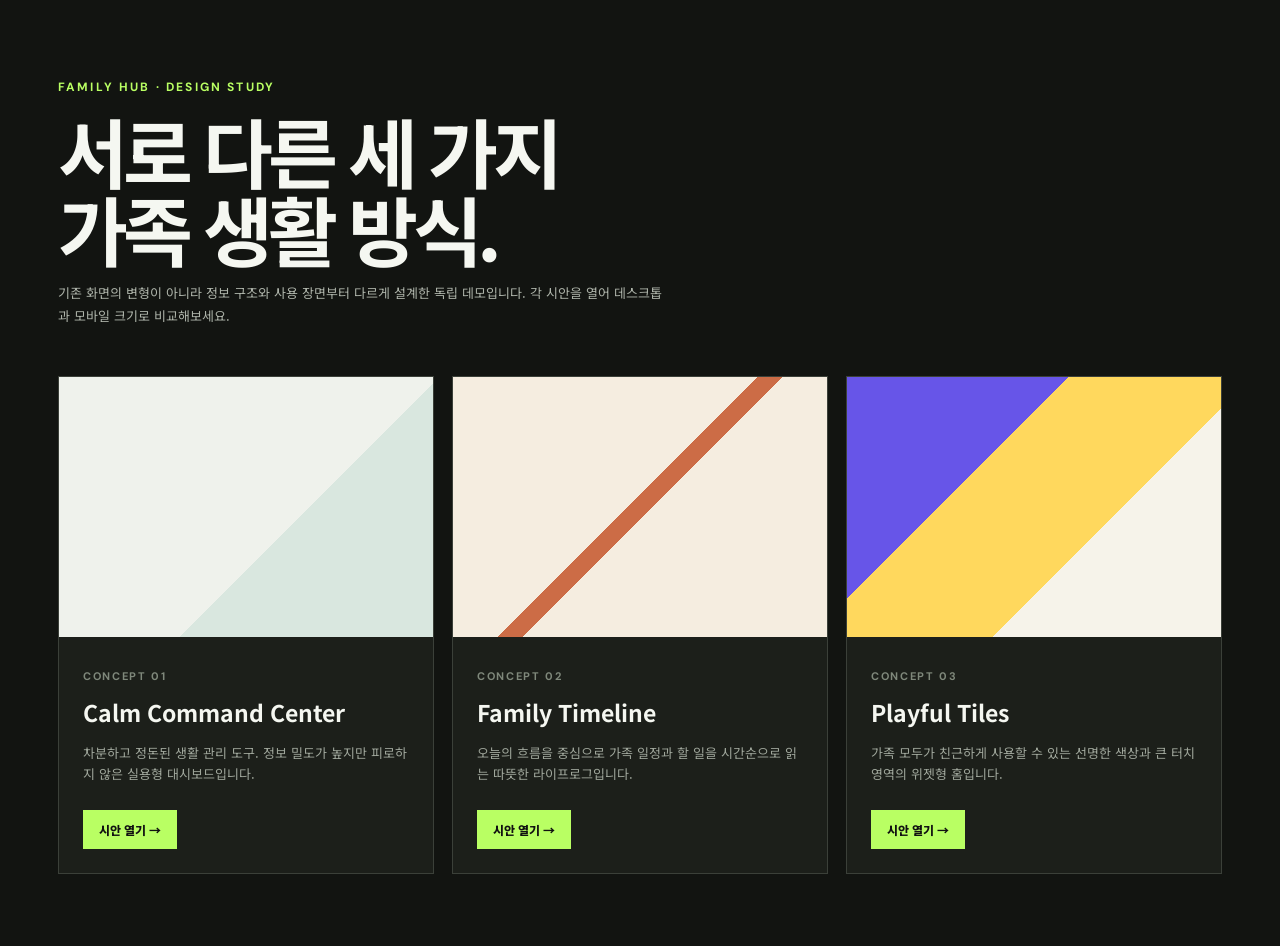
<file: concepts/index.html>
<!doctype html>
<html lang="ko">
<head>
  <meta charset="utf-8">
  <meta name="viewport" content="width=device-width, initial-scale=1">
  <title>Family Hub 디자인 시안</title>
  <link rel="preconnect" href="https://fonts.googleapis.com">
  <link rel="preconnect" href="https://fonts.gstatic.com" crossorigin>
  <link href="https://fonts.googleapis.com/css2?family=DM+Sans:wght@500;600;700&family=Gowun+Batang:wght@700&family=Noto+Sans+KR:wght@400;500;600;700;800&display=swap" rel="stylesheet">
  <style>
    *{box-sizing:border-box} body{margin:0;background:#121411;color:#f5f7f1;font-family:"Noto Sans KR",sans-serif}
    main{max-width:1220px;margin:auto;padding:72px 28px}.eyebrow{color:#b9ff63;font:700 12px "DM Sans";letter-spacing:.18em}
    h1{max-width:800px;margin:16px 0 14px;font-size:clamp(38px,7vw,76px);line-height:1.02;letter-spacing:-.07em}
    .lead{max-width:610px;margin:0 0 48px;color:#aeb4aa;line-height:1.8}.grid{display:grid;grid-template-columns:repeat(3,1fr);gap:18px}
    article{overflow:hidden;border:1px solid #3b4039;background:#1c1f1a}.preview{height:260px;background-size:cover;background-position:center}
    .a{background:linear-gradient(135deg,#eff2ec 0 60%,#d9e7df 60%)}.b{background:linear-gradient(135deg,#f5ede0 0 48%,#cc6c46 48% 52%,#f5ede0 52%)}
    .c{background:linear-gradient(135deg,#6755e8 0 35%,#ffd85d 35% 64%,#f6f3ea 64%)}
    .body{padding:24px}.number{color:#7f887b;font:700 11px "DM Sans";letter-spacing:.15em} h2{margin:10px 0 8px;font-size:23px}
    p{color:#9fa69b;font-size:13px;line-height:1.65}.button{display:inline-flex;margin-top:12px;padding:11px 16px;color:#111;background:#b9ff63;text-decoration:none;font-size:12px;font-weight:800}
    @media(max-width:800px){main{padding:44px 18px}.grid{grid-template-columns:1fr}.preview{height:190px}}
  </style>
</head>
<body>
  <main>
    <span class="eyebrow">FAMILY HUB · DESIGN STUDY</span>
    <h1>서로 다른 세 가지<br>가족 생활 방식.</h1>
    <p class="lead">기존 화면의 변형이 아니라 정보 구조와 사용 장면부터 다르게 설계한 독립 데모입니다. 각 시안을 열어 데스크톱과 모바일 크기로 비교해보세요.</p>
    <div class="grid">
      <article><div class="preview a"></div><div class="body"><span class="number">CONCEPT 01</span><h2>Calm Command Center</h2><p>차분하고 정돈된 생활 관리 도구. 정보 밀도가 높지만 피로하지 않은 실용형 대시보드입니다.</p><a class="button" href="calm.html">시안 열기 →</a></div></article>
      <article><div class="preview b"></div><div class="body"><span class="number">CONCEPT 02</span><h2>Family Timeline</h2><p>오늘의 흐름을 중심으로 가족 일정과 할 일을 시간순으로 읽는 따뜻한 라이프로그입니다.</p><a class="button" href="timeline.html">시안 열기 →</a></div></article>
      <article><div class="preview c"></div><div class="body"><span class="number">CONCEPT 03</span><h2>Playful Tiles</h2><p>가족 모두가 친근하게 사용할 수 있는 선명한 색상과 큰 터치 영역의 위젯형 홈입니다.</p><a class="button" href="playful.html">시안 열기 →</a></div></article>
    </div>
  </main>
</body>
</html>
</file>
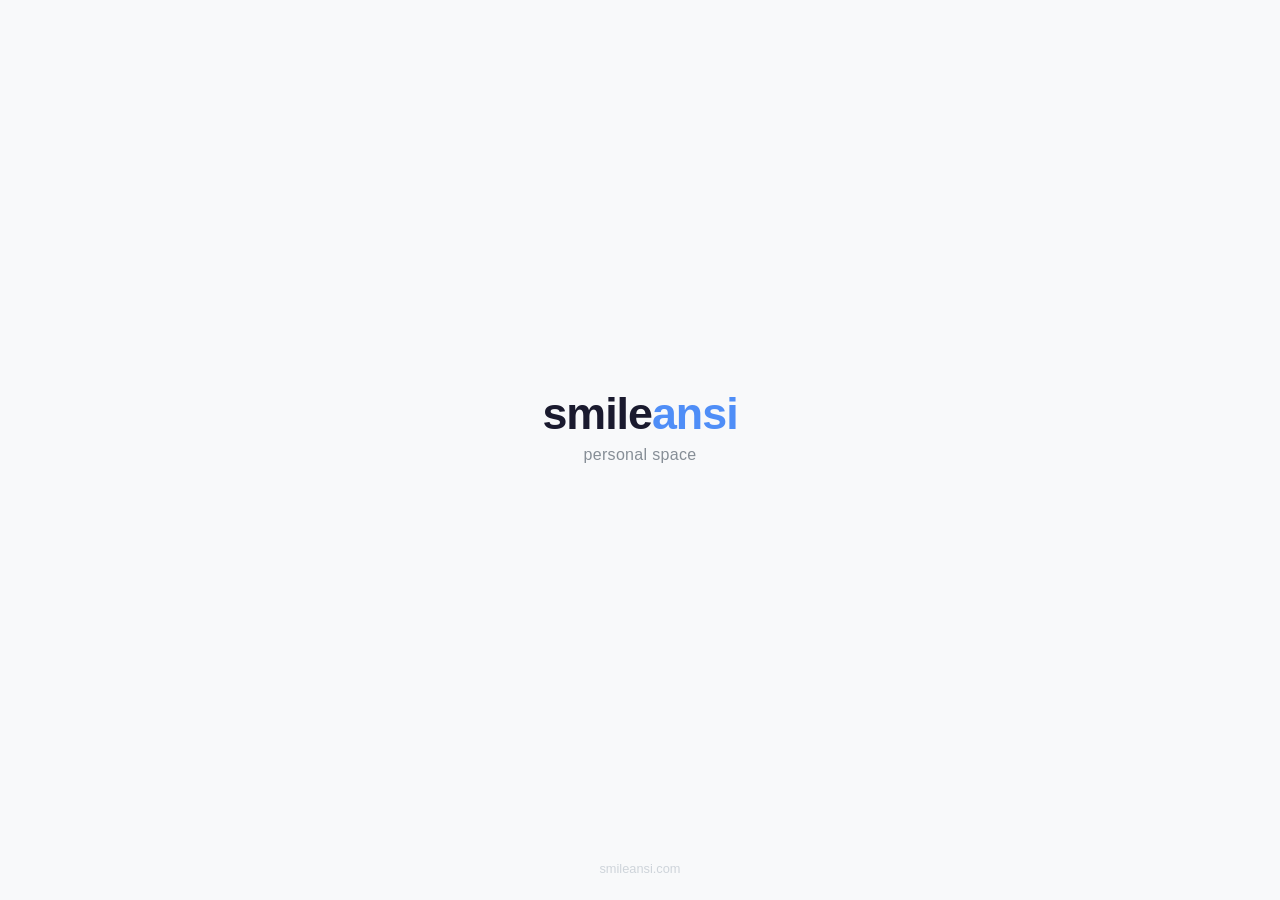
<file: landing/index.html>
<!DOCTYPE html>
<html lang="ko">
<head>
    <meta charset="UTF-8">
    <meta name="viewport" content="width=device-width, initial-scale=1.0">
    <title>smileansi.com</title>
    <style>
        * {
            margin: 0;
            padding: 0;
            box-sizing: border-box;
        }

        body {
            font-family: -apple-system, BlinkMacSystemFont, 'Segoe UI', sans-serif;
            background: #f8f9fa;
            color: #212529;
            min-height: 100vh;
            display: flex;
            flex-direction: column;
            align-items: center;
            justify-content: center;
        }

        .container {
            text-align: center;
            padding: 2rem;
        }

        .logo {
            font-size: 2.8rem;
            font-weight: 700;
            letter-spacing: -1px;
            color: #1a1a2e;
            margin-bottom: 0.4rem;
        }

        .logo span {
            color: #4f8ef7;
        }

        .tagline {
            font-size: 1rem;
            color: #868e96;
            margin-bottom: 3rem;
            letter-spacing: 0.02em;
        }

        .links {
            display: flex;
            flex-direction: column;
            gap: 0.8rem;
            align-items: center;
        }

        .btn {
            display: inline-flex;
            align-items: center;
            gap: 0.5rem;
            padding: 0.75rem 2rem;
            border-radius: 10px;
            text-decoration: none;
            font-size: 0.95rem;
            font-weight: 500;
            transition: transform 0.15s ease, box-shadow 0.15s ease;
            min-width: 200px;
            justify-content: center;
        }

        .btn:hover {
            transform: translateY(-2px);
            box-shadow: 0 6px 20px rgba(0,0,0,0.12);
        }

        .btn-primary {
            background: #4f8ef7;
            color: #fff;
        }

        .btn-secondary {
            background: #fff;
            color: #495057;
            border: 1.5px solid #dee2e6;
        }

        .icon {
            font-size: 1.1rem;
        }

        footer {
            position: fixed;
            bottom: 1.5rem;
            font-size: 0.8rem;
            color: #ced4da;
        }
    </style>
</head>
<body>
    <div class="container">
        <div class="logo">smile<span>ansi</span></div>
        <p class="tagline">personal space</p>

    </div>

    <footer>smileansi.com</footer>
</body>
</html>
</file>
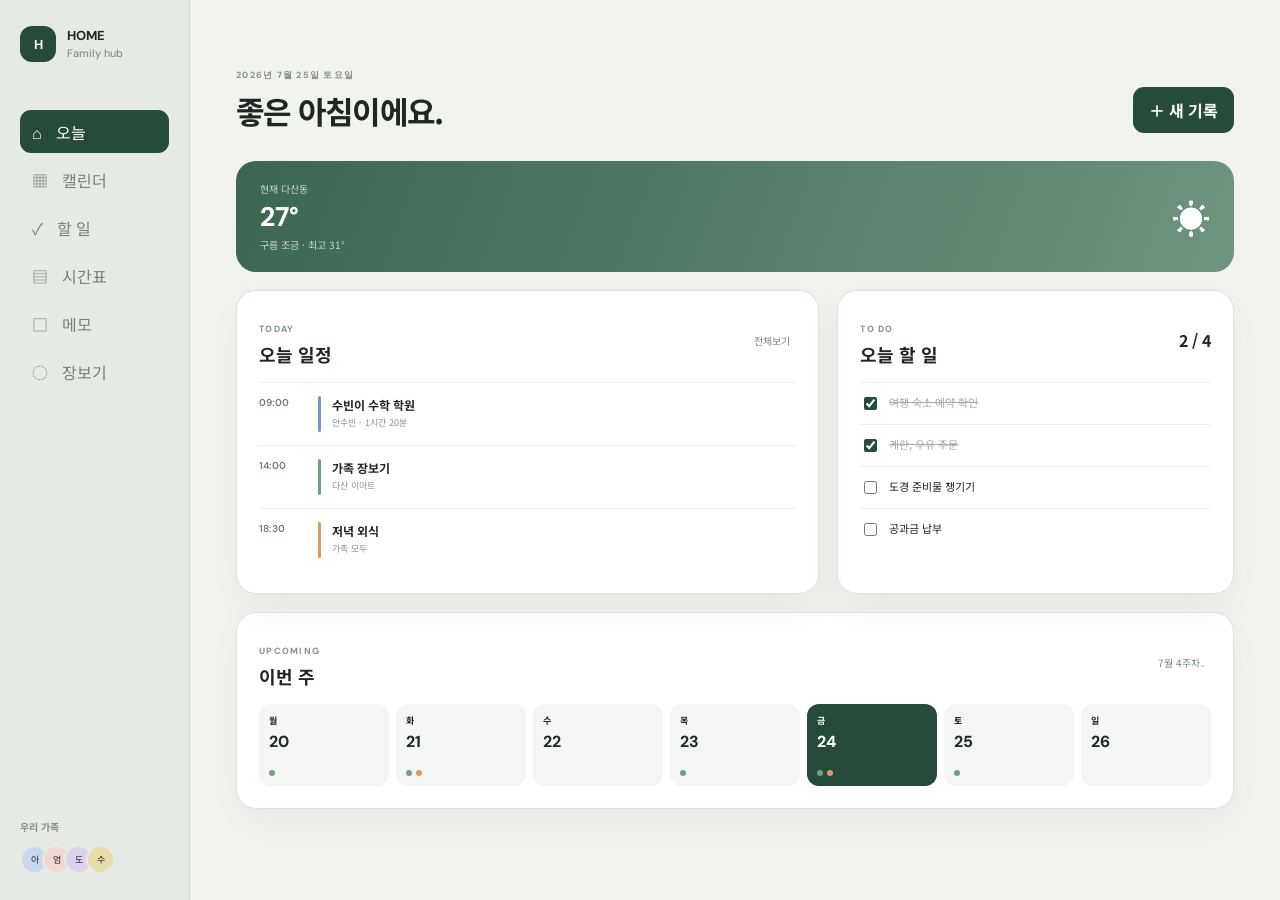
<file: concepts/calm.html>
<!doctype html>
<html lang="ko">
<head>
  <meta charset="utf-8"><meta name="viewport" content="width=device-width, initial-scale=1">
  <title>시안 01 · Calm Command Center</title>
  <link rel="stylesheet" href="styles.css">
</head>
<body class="calm">
  <div class="app">
    <aside>
      <a class="brand" href="index.html"><b>H</b><span>HOME<br><small>Family hub</small></span></a>
      <nav>
        <button class="active">⌂ <span>오늘</span></button><button>▦ <span>캘린더</span></button>
        <button>✓ <span>할 일</span></button><button>▤ <span>시간표</span></button>
        <button>□ <span>메모</span></button><button>◌ <span>장보기</span></button>
      </nav>
      <div class="family"><span>우리 가족</span><div><i class="av a1">아</i><i class="av a2">엄</i><i class="av a3">도</i><i class="av a4">수</i></div></div>
    </aside>
    <main>
      <header><div><small>2026년 7월 25일 토요일</small><h1>좋은 아침이에요.</h1></div><button class="add">＋ 새 기록</button></header>
      <section class="weather-strip"><div><span>현재 다산동</span><b>27°</b><small>구름 조금 · 최고 31°</small></div><div class="sun">☀</div></section>
      <div class="columns">
        <section class="panel agenda"><div class="panel-head"><div><small>TODAY</small><h2>오늘 일정</h2></div><button>전체보기</button></div>
          <div class="event"><time>09:00</time><i class="line blue"></i><div><b>수빈이 수학 학원</b><span>안수빈 · 1시간 20분</span></div></div>
          <div class="event"><time>14:00</time><i class="line green"></i><div><b>가족 장보기</b><span>다산 이마트</span></div></div>
          <div class="event"><time>18:30</time><i class="line orange"></i><div><b>저녁 외식</b><span>가족 모두</span></div></div>
        </section>
        <section class="panel tasks"><div class="panel-head"><div><small>TO DO</small><h2>오늘 할 일</h2></div><b>2 / 4</b></div>
          <label><input type="checkbox" checked><span>여행 숙소 예약 확인</span></label>
          <label><input type="checkbox" checked><span>계란, 우유 주문</span></label>
          <label><input type="checkbox"><span>도경 준비물 챙기기</span></label>
          <label><input type="checkbox"><span>공과금 납부</span></label>
        </section>
      </div>
      <section class="week"><div class="panel-head"><div><small>UPCOMING</small><h2>이번 주</h2></div><button>7월 4주차⌄</button></div>
        <div class="week-grid"><div><b>월</b><span>20</span><em></em></div><div><b>화</b><span>21</span><em class="two"></em></div><div><b>수</b><span>22</span></div><div><b>목</b><span>23</span><em></em></div><div class="today"><b>금</b><span>24</span><em class="two"></em></div><div><b>토</b><span>25</span><em></em></div><div><b>일</b><span>26</span></div></div>
      </section>
    </main>
  </div>
</body>
</html>
</file>
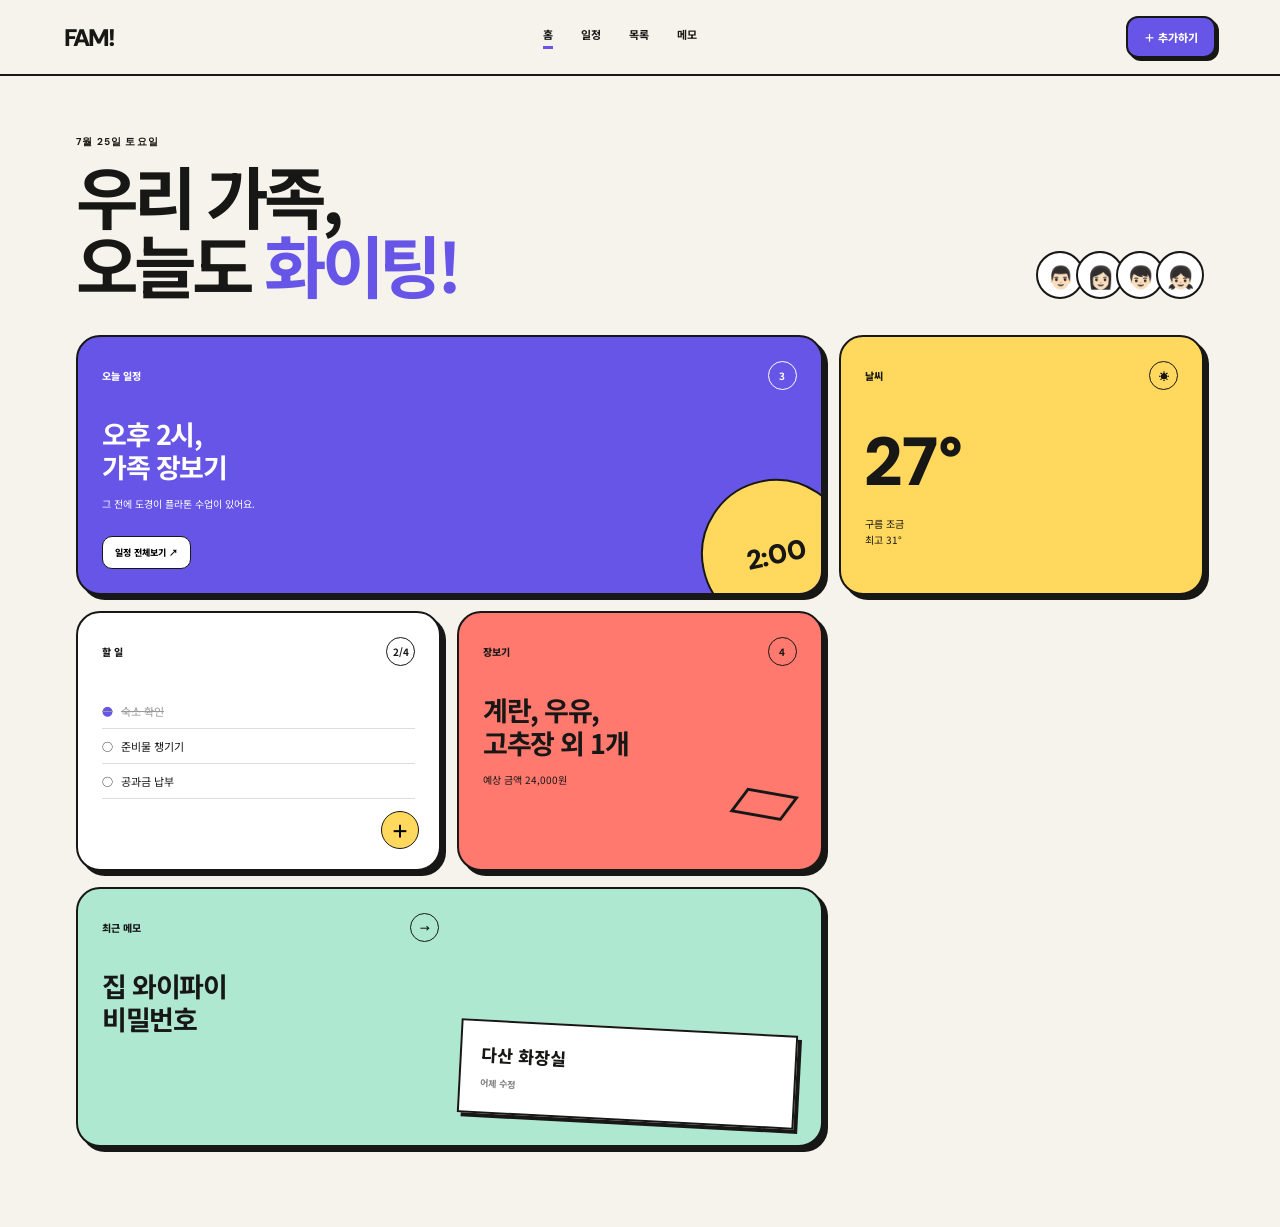
<file: concepts/playful.html>
<!doctype html>
<html lang="ko">
<head>
  <meta charset="utf-8"><meta name="viewport" content="width=device-width, initial-scale=1">
  <title>시안 03 · Playful Tiles</title>
  <link rel="stylesheet" href="styles.css">
</head>
<body class="playful">
  <header class="pf-head"><a href="index.html"><b>FAM!</b></a><nav><span class="active">홈</span><span>일정</span><span>목록</span><span>메모</span></nav><button>＋ 추가하기</button></header>
  <main>
    <section class="pf-title"><div><small>7월 25일 토요일</small><h1>우리 가족,<br>오늘도 <i>화이팅!</i></h1></div><div class="faces"><span>👨🏻</span><span>👩🏻</span><span>👦🏻</span><span>👧🏻</span></div></section>
    <section class="tiles">
      <article class="tile cobalt wide"><div class="tile-top"><span>오늘 일정</span><b>3</b></div><h2>오후 2시,<br>가족 장보기</h2><p>그 전에 도경이 플라톤 수업이 있어요.</p><button>일정 전체보기 ↗</button><div class="orbit">2:00</div></article>
      <article class="tile yellow"><div class="tile-top"><span>날씨</span><b>☀</b></div><strong class="big">27°</strong><p>구름 조금<br>최고 31°</p></article>
      <article class="tile white"><div class="tile-top"><span>할 일</span><b>2/4</b></div><ul><li class="done">숙소 확인</li><li>준비물 챙기기</li><li>공과금 납부</li></ul><button class="round">＋</button></article>
      <article class="tile coral"><div class="tile-top"><span>장보기</span><b>4</b></div><h2>계란, 우유,<br>고추장 외 1개</h2><p>예상 금액 24,000원</p><div class="bag">▱</div></article>
      <article class="tile mint wide memo"><div><div class="tile-top"><span>최근 메모</span><b>→</b></div><h2>집 와이파이<br>비밀번호</h2></div><div class="note">다산 화장실<br><small>어제 수정</small></div></article>
    </section>
  </main>
  <nav class="pf-mobile"><span>⌂<small>홈</small></span><span>▦<small>일정</small></span><span class="plus">＋</span><span>✓<small>할 일</small></span><span>□<small>메모</small></span></nav>
</body>
</html>
</file>
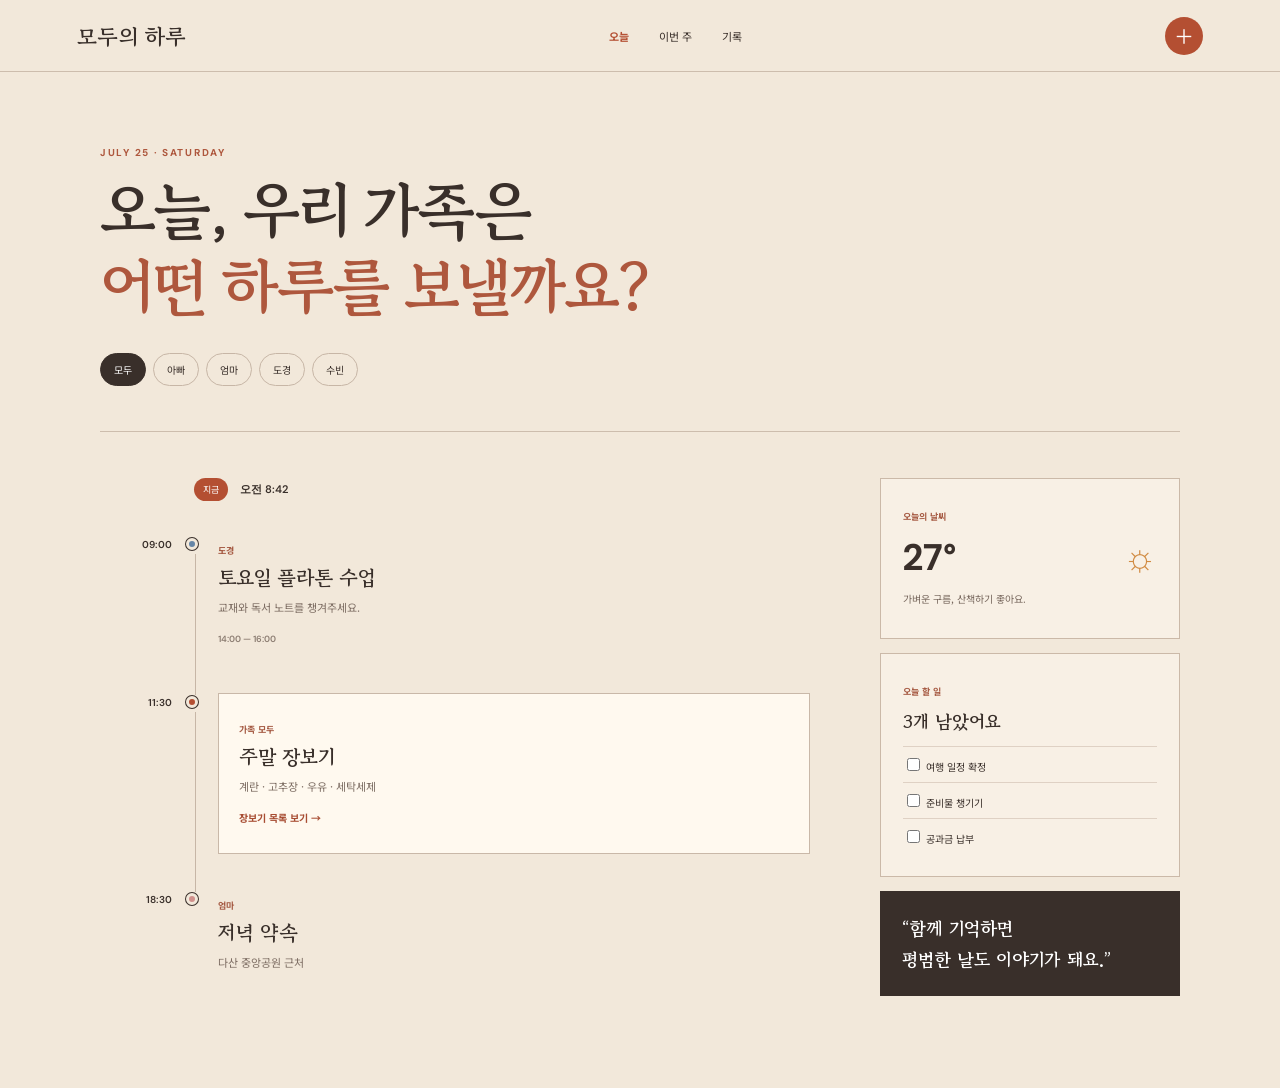
<file: concepts/timeline.html>
<!doctype html>
<html lang="ko">
<head>
  <meta charset="utf-8"><meta name="viewport" content="width=device-width, initial-scale=1">
  <title>시안 02 · Family Timeline</title>
  <link rel="stylesheet" href="styles.css">
</head>
<body class="timeline">
  <header class="tl-head"><a href="index.html">모두의 하루</a><nav><b>오늘</b><span>이번 주</span><span>기록</span></nav><button>＋</button></header>
  <main>
    <section class="tl-hero"><p>JULY 25 · SATURDAY</p><h1>오늘, 우리 가족은<br><i>어떤 하루를 보낼까요?</i></h1><div class="members"><span class="on">모두</span><span>아빠</span><span>엄마</span><span>도경</span><span>수빈</span></div></section>
    <div class="tl-layout">
      <section class="dayline">
        <div class="now"><span>지금</span><b>오전 8:42</b></div>
        <article><time>09:00</time><div class="dot dad"></div><div class="entry"><small>도경</small><h2>토요일 플라톤 수업</h2><p>교재와 독서 노트를 챙겨주세요.</p><span>14:00 — 16:00</span></div></article>
        <article><time>11:30</time><div class="dot all"></div><div class="entry featured"><small>가족 모두</small><h2>주말 장보기</h2><p>계란 · 고추장 · 우유 · 세탁세제</p><button>장보기 목록 보기 →</button></div></article>
        <article><time>18:30</time><div class="dot mom"></div><div class="entry"><small>엄마</small><h2>저녁 약속</h2><p>다산 중앙공원 근처</p></div></article>
      </section>
      <aside class="tl-side">
        <section><small>오늘의 날씨</small><div class="temp">27° <i>☼</i></div><p>가벼운 구름, 산책하기 좋아요.</p></section>
        <section><small>오늘 할 일</small><h3>3개 남았어요</h3><label><input type="checkbox"> 여행 일정 확정</label><label><input type="checkbox"> 준비물 챙기기</label><label><input type="checkbox"> 공과금 납부</label></section>
        <blockquote>“함께 기억하면<br>평범한 날도 이야기가 돼요.”</blockquote>
      </aside>
    </div>
  </main>
</body>
</html>
</file>
<file: concepts/styles.css>
@import url('https://fonts.googleapis.com/css2?family=DM+Sans:wght@500;600;700&family=Gowun+Batang:wght@700&family=Noto+Sans+KR:wght@400;500;600;700;800;900&display=swap');
*{box-sizing:border-box}html,body{margin:0;min-height:100%;font-family:"Noto Sans KR",sans-serif}button{font:inherit;cursor:pointer}

/* Concept 01 — calm command center */
.calm{background:#f1f3ef;color:#1e2722}.calm .app{display:grid;grid-template-columns:190px 1fr;min-height:100vh}
.calm aside{position:sticky;top:0;height:100vh;padding:26px 20px;display:flex;flex-direction:column;background:#e5eae4;border-right:1px solid #d3dad3}
.calm .brand{display:flex;align-items:center;gap:11px;color:#1e2722;text-decoration:none;font:700 13px "DM Sans"}.calm .brand b{width:36px;height:36px;display:grid;place-items:center;color:#fff;border-radius:12px;background:#274b3b}.calm .brand small{color:#849088;font-weight:500}
.calm nav{display:grid;gap:5px;margin-top:48px}.calm nav button{height:43px;padding:0 12px;text-align:left;color:#76827a;border:0;border-radius:11px;background:transparent}.calm nav button span{margin-left:10px}.calm nav button.active{color:#fff;background:#274b3b}
.calm .family{margin-top:auto}.calm .family>span{display:block;margin-bottom:10px;color:#849088;font-size:10px;font-weight:700}.av{width:29px;height:29px;display:inline-grid;place-items:center;margin-right:-7px;border:2px solid #e5eae4;border-radius:50%;font-size:9px;font-style:normal}.a1{background:#c8d9ed}.a2{background:#f2d6cf}.a3{background:#ddd1ed}.a4{background:#e7dda9}
.calm main{max-width:1250px;width:100%;margin:auto;padding:38px 46px 70px}.calm header{display:flex;justify-content:space-between;align-items:end;margin-bottom:28px}.calm header small,.panel-head small{color:#859188;font:700 9px "DM Sans";letter-spacing:.14em}.calm h1{margin:5px 0 0;font-size:31px;letter-spacing:-.055em}.add{padding:11px 16px;color:#fff;border:0;border-radius:11px;background:#274b3b;font-weight:700}
.weather-strip{display:flex;justify-content:space-between;align-items:center;margin-bottom:18px;padding:20px 24px;color:#fff;border-radius:20px;background:linear-gradient(110deg,#3a6652,#6f947f)}.weather-strip span,.weather-strip small{display:block;font-size:10px;opacity:.72}.weather-strip b{display:block;margin:3px 0;font:700 27px "DM Sans"}.sun{font-size:38px}
.columns{display:grid;grid-template-columns:1.25fr .85fr;gap:18px}.panel,.week{padding:22px;border:1px solid #dce2db;border-radius:20px;background:#fff;box-shadow:0 12px 35px rgba(46,67,55,.06)}.panel-head{display:flex;justify-content:space-between;align-items:center;margin-bottom:15px}.panel-head h2{margin:4px 0 0;font-size:18px}.panel-head button{color:#7b887f;border:0;background:none;font-size:10px}.event{display:grid;grid-template-columns:48px 3px 1fr;gap:11px;align-items:start;padding:13px 0;border-top:1px solid #edf0ec}.event time{font:600 10px "DM Sans";color:#6e7b73}.line{width:3px;height:36px;border-radius:2px}.blue{background:#7797c8}.green{background:#6fa37e}.orange{background:#dc9a65}.event b,.event span{display:block}.event b{font-size:12px}.event span{margin-top:3px;color:#8a958e;font-size:9px}
.tasks label{display:flex;gap:9px;padding:11px 0;border-top:1px solid #edf0ec;font-size:11px}.tasks input{accent-color:#274b3b}.tasks input:checked+span{text-decoration:line-through;color:#a4ada7}.week{margin-top:18px}.week-grid{display:grid;grid-template-columns:repeat(7,1fr);gap:7px}.week-grid div{min-height:82px;padding:10px;border-radius:12px;background:#f4f6f3}.week-grid b,.week-grid span{display:block;font-size:9px}.week-grid span{margin-top:4px;font:700 16px "DM Sans"}.week-grid em{width:6px;height:6px;display:block;margin-top:18px;border-radius:50%;background:#6fa37e}.week-grid em.two{box-shadow:10px 0 #dc9a65}.week-grid .today{color:#fff;background:#274b3b}

/* Concept 02 — family timeline */
.timeline{color:#392f2a;background:#f2e8da}.tl-head{height:72px;padding:0 6vw;display:flex;align-items:center;border-bottom:1px solid #cdbdad}.tl-head a{color:#392f2a;text-decoration:none;font:700 22px "Gowun Batang"}.tl-head nav{display:flex;gap:30px;margin:auto;font-size:11px}.tl-head nav b{color:#b44f32}.tl-head button{width:38px;height:38px;color:#fff;border:0;border-radius:50%;background:#b44f32;font-size:20px}.timeline main{max-width:1140px;margin:auto;padding:64px 30px}.tl-hero{padding-bottom:45px;border-bottom:1px solid #cdbdad}.tl-hero>p{color:#ae573d;font:700 10px "DM Sans";letter-spacing:.17em}.tl-hero h1{margin:13px 0 30px;font:700 clamp(35px,5vw,62px)/1.22 "Gowun Batang";letter-spacing:-.05em}.tl-hero h1 i{color:#ae573d;font-style:normal}.members{display:flex;gap:7px}.members span{padding:8px 13px;border:1px solid #c7b6a6;border-radius:999px;font-size:10px}.members .on{color:#fff;border-color:#392f2a;background:#392f2a}
.tl-layout{display:grid;grid-template-columns:1fr 300px;gap:70px;padding-top:46px}.now{display:flex;align-items:center;gap:12px;margin:0 0 34px 94px}.now span{padding:5px 9px;color:#fff;border-radius:20px;background:#b44f32;font-size:9px}.now b{font:600 11px "DM Sans"}.dayline article{position:relative;display:grid;grid-template-columns:72px 18px 1fr;gap:14px;padding-bottom:36px}.dayline article:after{content:"";position:absolute;left:95px;top:19px;bottom:-2px;width:1px;background:#c7b6a6}.dayline article:last-child:after{display:none}.dayline time{padding-top:3px;text-align:right;font:600 10px "DM Sans"}.dot{z-index:1;width:12px;height:12px;margin-top:3px;border:3px solid #f2e8da;border-radius:50%;box-shadow:0 0 0 1px #392f2a}.dad{background:#6585a6}.all{background:#b44f32}.mom{background:#d1918c}.entry{padding-bottom:10px}.entry small{color:#a55a43;font-size:9px;font-weight:700}.entry h2{margin:4px 0 7px;font:700 20px "Gowun Batang"}.entry p{margin:0 0 8px;color:#7d6d63;font-size:11px}.entry>span{font:600 9px "DM Sans";color:#8c7d72}.entry.featured{padding:20px;background:#fff9ef;border:1px solid #c9b8a8}.entry button{padding:8px 0;color:#a74c32;border:0;background:none;font-size:10px;font-weight:700}
.tl-side{display:grid;gap:14px;align-content:start}.tl-side section,.tl-side blockquote{margin:0;padding:22px;border:1px solid #cbb9a8;background:#f8f0e5}.tl-side small{color:#a65a43;font-size:9px;font-weight:700}.temp{margin:8px 0;font:700 37px "DM Sans"}.temp i{float:right;color:#d18b42;font-style:normal}.tl-side p{color:#78685e;font-size:10px}.tl-side h3{margin:8px 0 12px;font:700 18px "Gowun Batang"}.tl-side label{display:block;padding:8px 0;border-top:1px solid #dfd1c4;font-size:10px}.tl-side input{accent-color:#b44f32}.tl-side blockquote{color:#fff;border:0;background:#392f2a;font:700 18px/1.7 "Gowun Batang"}

/* Concept 03 — playful tiles */
.playful{color:#171715;background:#f5f3eb}.pf-head{height:76px;padding:0 5vw;display:flex;align-items:center;border-bottom:2px solid #171715}.pf-head a{color:#171715;text-decoration:none}.pf-head a b{font:900 24px "DM Sans";letter-spacing:-.08em}.pf-head nav{display:flex;gap:28px;margin:auto;font-size:11px;font-weight:700}.pf-head nav .active{padding-bottom:4px;border-bottom:3px solid #6655e7}.pf-head button{padding:11px 16px;color:#fff;border:2px solid #171715;border-radius:12px;background:#6655e7;box-shadow:3px 3px #171715;font-size:11px;font-weight:800}.playful main{max-width:1180px;margin:auto;padding:50px 26px 80px}.pf-title{display:flex;justify-content:space-between;align-items:end;margin-bottom:36px}.pf-title small{font:700 10px "DM Sans";letter-spacing:.12em}.pf-title h1{margin:10px 0 0;font-size:clamp(38px,6vw,68px);line-height:1.02;letter-spacing:-.075em}.pf-title h1 i{color:#6655e7;font-style:normal}.faces{display:flex}.faces span{width:48px;height:48px;display:grid;place-items:center;margin-left:-8px;border:2px solid #171715;border-radius:50%;background:#fff;font-size:22px}
.tiles{display:grid;grid-template-columns:repeat(3,1fr);gap:16px}.tile{position:relative;min-height:260px;padding:24px;overflow:hidden;border:2px solid #171715;border-radius:24px;box-shadow:5px 5px #171715}.tile.wide{grid-column:span 2}.cobalt{color:#fff;background:#6655e7}.yellow{background:#ffd85d}.white{background:#fff}.coral{background:#ff796f}.mint{background:#aee8d0}.tile-top{display:flex;justify-content:space-between;align-items:center;margin-bottom:28px;font-size:10px;font-weight:800}.tile-top b{min-width:29px;height:29px;display:grid;place-items:center;border:1.5px solid currentColor;border-radius:50%}.tile h2{margin:0 0 12px;font-size:27px;line-height:1.22;letter-spacing:-.055em}.tile p{font-size:10px;line-height:1.65}.tile button{padding:9px 12px;border:1.5px solid #171715;border-radius:10px;background:#fff;font-size:9px;font-weight:800}.cobalt button{position:absolute;bottom:24px}.orbit{position:absolute;right:-30px;bottom:-36px;width:150px;height:150px;display:grid;place-items:center;color:#171715;border:2px solid #171715;border-radius:50%;background:#ffd85d;font:900 27px "DM Sans";transform:rotate(-12deg)}.big{font:900 68px "DM Sans"}.white ul{margin:0;padding:0;list-style:none}.white li{padding:9px 0;border-bottom:1px solid #ddd;font-size:11px}.white li:before{content:"○";margin-right:8px}.white li.done{text-decoration:line-through;color:#999}.white li.done:before{content:"●";color:#6655e7}.round{position:absolute;right:20px;bottom:20px;width:38px;height:38px;padding:0!important;border-radius:50%!important;background:#ffd85d!important;font-size:18px!important}.bag{position:absolute;right:20px;bottom:16px;font-size:72px;transform:rotate(10deg)}.memo{display:grid;grid-template-columns:1fr 1fr;gap:20px}.note{align-self:end;padding:20px;border:2px solid #171715;background:#fff;box-shadow:4px 4px #171715;font-size:17px;font-weight:800;transform:rotate(3deg)}.note small{color:#888;font-size:9px}.pf-mobile{display:none}

@media(max-width:800px){
  .calm .app{display:block}.calm aside{position:fixed;z-index:5;inset:auto 0 0;width:auto;height:66px;padding:5px 9px}.calm .brand,.calm .family{display:none}.calm nav{height:100%;grid-template-columns:repeat(6,1fr);margin:0}.calm nav button{height:auto;padding:3px;text-align:center;font-size:13px}.calm nav button span{display:block;margin:2px 0 0;font-size:8px}.calm main{padding:25px 15px 90px}.columns{grid-template-columns:1fr}.week-grid{overflow-x:auto}.week-grid div{min-width:65px}
  .tl-head{padding:0 18px}.tl-head nav{display:none}.timeline main{padding:38px 18px}.tl-layout{grid-template-columns:1fr;gap:28px}.tl-side{grid-template-columns:1fr}.tl-hero h1{font-size:37px}.dayline article{grid-template-columns:48px 14px 1fr;gap:10px}.dayline article:after{left:65px}.now{margin-left:65px}
  .pf-head{padding:0 16px}.pf-head nav{display:none}.playful main{padding:34px 14px 92px}.pf-title{align-items:start}.faces{display:none}.tiles{grid-template-columns:1fr}.tile.wide{grid-column:auto}.tile{min-height:230px}.pf-mobile{position:fixed;z-index:8;inset:auto 0 0;height:68px;display:grid;grid-template-columns:repeat(5,1fr);align-items:center;border-top:2px solid #171715;background:#fff}.pf-mobile span{display:grid;place-items:center;font-size:16px}.pf-mobile small{font-size:7px}.pf-mobile .plus{width:45px;height:45px;margin:auto;color:#fff;border:2px solid #171715;border-radius:50%;background:#6655e7;font-size:24px}
}
</file>
